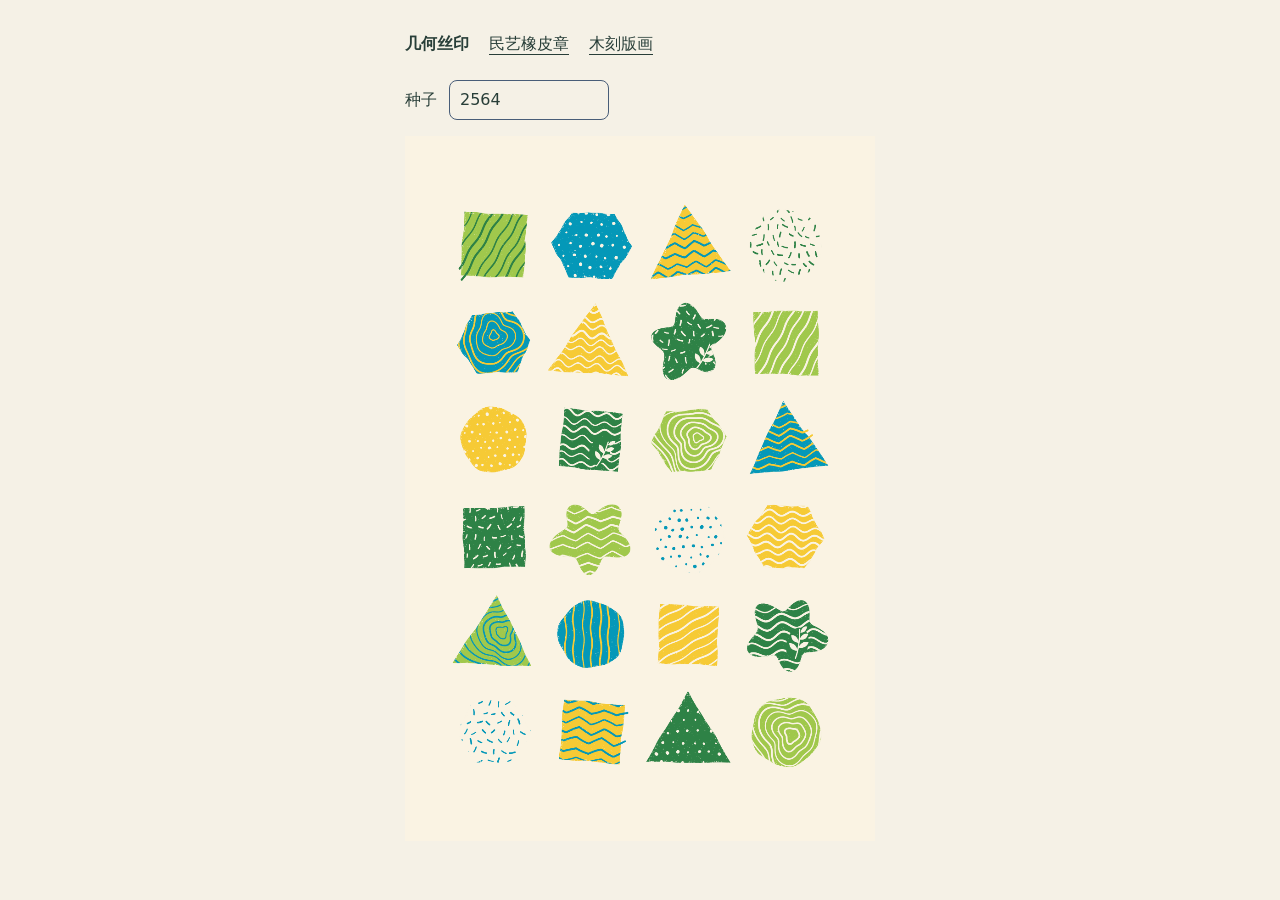
<file: index.html>
<!doctype html>
<html lang="zh-CN">
<head>
  <meta charset="utf-8">
  <meta name="viewport" content="width=device-width, initial-scale=1">
  <meta name="color-scheme" content="light dark">
  <title>Niltavi Banner</title>
  <link rel="stylesheet" href="src/preview.css">
  <script defer src="src/screenprint-series-2.js"></script>
  <script defer src="src/screenprint.js"></script>
  <script defer src="src/preview.js"></script>
</head>
<body>
<main data-generator="screenprint">
  <nav class="generator-nav" aria-label="生成器">
    <a href="index.html" aria-current="page">几何丝印</a>
    <a href="stamps.html">民艺橡皮章</a>
    <a href="woodcut.html">木刻版画</a>
  </nav>
  <div class="seed-field">
    <label for="poster-seed">种子</label>
    <input id="poster-seed" type="text" maxlength="48" autocomplete="off" spellcheck="false">
  </div>
  <canvas data-poster width="1024" height="1536" role="img" aria-label="暖白底、四列六行的手绘几何图案海报"></canvas>
  <span class="sr-only" data-status aria-live="polite"></span>
</main>
</body>
</html>
</file>
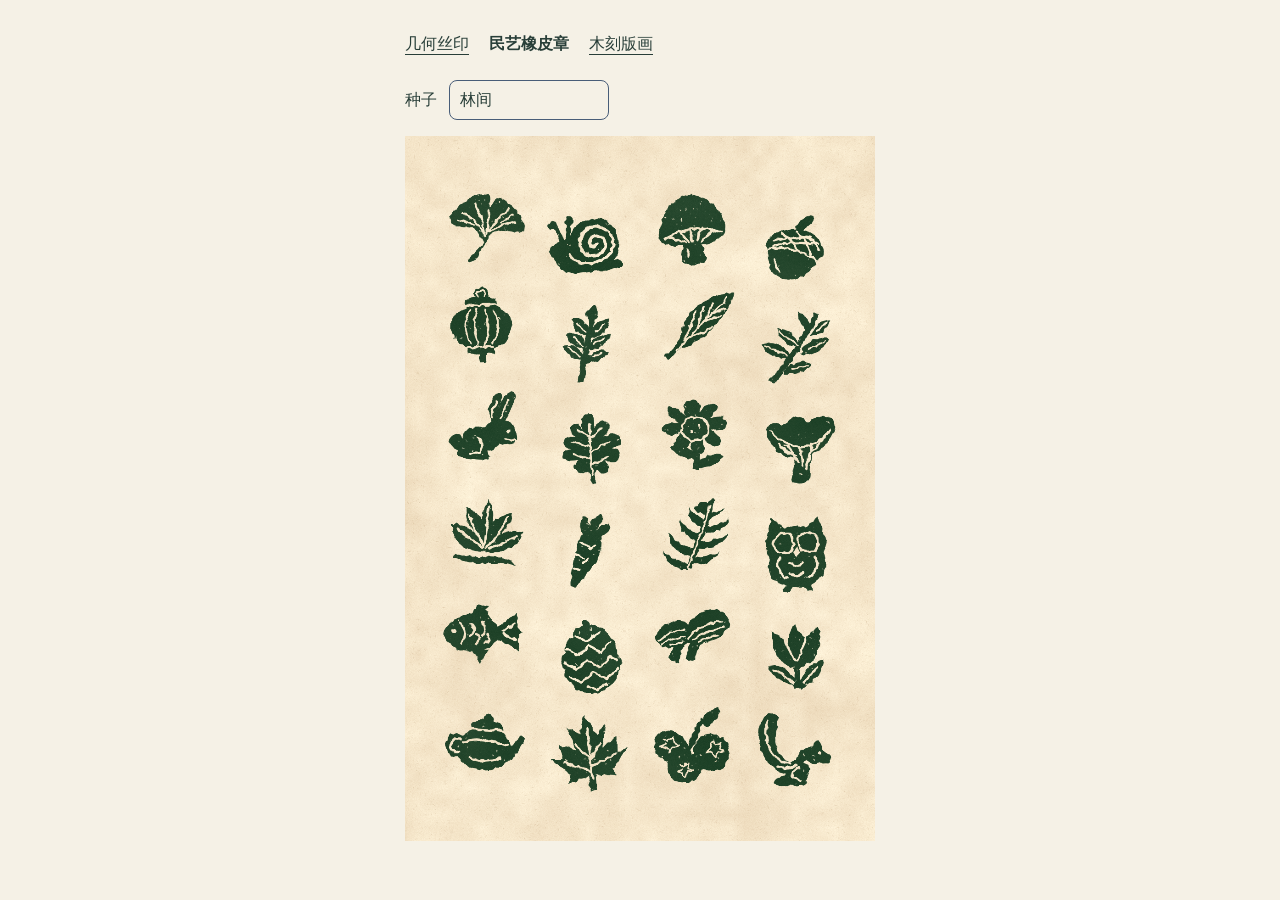
<file: stamps.html>
<!doctype html>
<html lang="zh-CN">
<head>
  <meta charset="utf-8">
  <meta name="viewport" content="width=device-width, initial-scale=1">
  <meta name="color-scheme" content="light dark">
  <title>民艺橡皮章 · Niltavi Banner</title>
  <link rel="stylesheet" href="src/preview.css">
  <script defer src="src/stamp-motifs.js"></script>
  <script defer src="src/stamp-series-2.js"></script>
  <script defer src="src/stamp.js"></script>
  <script defer src="src/preview.js"></script>
</head>
<body>
<main data-generator="stamp">
  <nav class="generator-nav" aria-label="生成器">
    <a href="index.html">几何丝印</a>
    <a href="stamps.html" aria-current="page">民艺橡皮章</a>
    <a href="woodcut.html">木刻版画</a>
  </nav>
  <div class="seed-field">
    <label for="poster-seed">种子</label>
    <input id="poster-seed" type="text" maxlength="48" autocomplete="off" spellcheck="false">
  </div>
  <canvas data-poster width="1024" height="1536" role="img" aria-label="暖米白纸上交错排成六行四列的深墨绿色手刻印章"></canvas>
  <span class="sr-only" data-status aria-live="polite"></span>
</main>
</body>
</html>
</file>
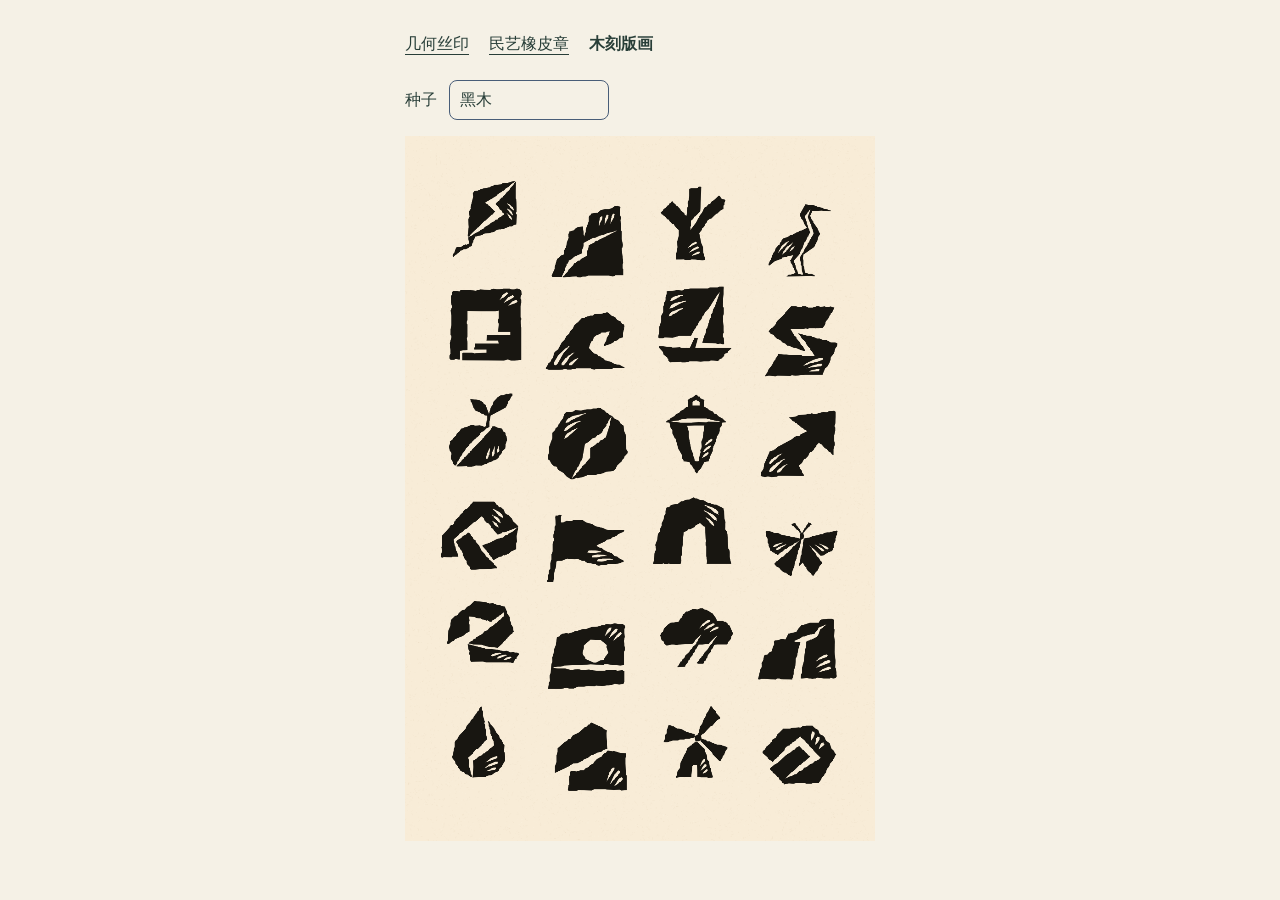
<file: woodcut.html>
<!doctype html>
<html lang="zh-CN">
<head>
  <meta charset="utf-8">
  <meta name="viewport" content="width=device-width, initial-scale=1">
  <meta name="color-scheme" content="light dark">
  <title>木刻版画 · Niltavi Banner</title>
  <link rel="stylesheet" href="src/preview.css">
  <script defer src="src/stamp-motifs.js"></script>
  <script defer src="src/stamp.js"></script>
  <script defer src="src/woodcut-motifs.js"></script>
  <script defer src="src/woodcut-series-2.js"></script>
  <script defer src="src/woodcut.js"></script>
  <script defer src="src/preview.js"></script>
</head>
<body>
<main data-generator="woodcut">
  <nav class="generator-nav" aria-label="生成器">
    <a href="index.html">几何丝印</a>
    <a href="stamps.html">民艺橡皮章</a>
    <a href="woodcut.html" aria-current="page">木刻版画</a>
  </nav>
  <div class="seed-field">
    <label for="poster-seed">种子</label>
    <input id="poster-seed" type="text" maxlength="48" autocomplete="off" spellcheck="false">
  </div>
  <canvas data-poster width="1024" height="1536" role="img" aria-label="米白纸上以六行四列排列的黑色木刻图案"></canvas>
  <span class="sr-only" data-status aria-live="polite"></span>
</main>
</body>
</html>
</file>
<file: src/preview.css>
/* Static token subset from Niltavi UI's palette.css and niltava.css. */
:root {
  --color-paper: oklch(0.958 0.015 90.2);
  --color-ink: oklch(0.343 0.030 175.6);
  --color-throat-975: oklch(0.186 0.038 266.6);
  --color-niltava-700: oklch(0.472 0.211 270.0);
  --color-niltava-300: oklch(0.812 0.094 259.9);
  --color-slate-300: oklch(0.811 0.036 254.9);
  --color-slate-700: oklch(0.472 0.051 254.9);
  --font-sans: "DM Sans", "PingFang SC", "Microsoft YaHei", system-ui, sans-serif;
  --background: light-dark(var(--color-paper), var(--color-throat-975));
  --foreground: light-dark(var(--color-ink), var(--color-paper));
  --accent: light-dark(var(--color-niltava-700), var(--color-niltava-300));
  --border: light-dark(var(--color-slate-700), var(--color-slate-300));
  color-scheme: light dark;
  background-color: var(--background);
  color: var(--foreground);
  font: 1rem/1.45 var(--font-sans);
}

body { margin: 0; }

main {
  box-sizing: border-box;
  display: grid;
  gap: 1rem;
  width: 100%;
  margin-inline: auto;
  padding: 1.5rem 1rem;
}

@media (min-width: 576px) { main { max-width: 540px; } }
@media (min-width: 768px) { main { max-width: 720px; } }
@media (min-width: 992px) { main { max-width: 960px; } }
@media (min-width: 1200px) { main { max-width: 1140px; } }
@media (min-width: 1400px) { main { max-width: 1320px; } }

.generator-nav, .seed-field, canvas { justify-self: center; width: min(100%, 470px); }

.generator-nav { display: flex; flex-wrap: wrap; gap: 0.375rem 1.25rem; }
.generator-nav a {
  display: inline-flex;
  align-items: center;
  min-height: 2.5rem;
  color: inherit;
  text-decoration: underline;
  text-underline-offset: 0.3em;
}
.generator-nav [aria-current="page"] { font-weight: 600; text-decoration: none; }

.seed-field { display: flex; align-items: center; gap: 0.75rem; }

.seed-field input {
  box-sizing: border-box;
  width: 10rem;
  min-width: 0;
  min-height: 2.5rem;
  padding: 0 0.625rem;
  border: 1px solid var(--border);
  border-radius: 0.5rem;
  background: var(--background);
  color: inherit;
  font: inherit;
  font-variant-numeric: tabular-nums;
}

.generator-nav a:focus-visible, .seed-field input:focus-visible { outline: 2px solid var(--accent); outline-offset: 2px; }
canvas { display: block; height: auto; }
.sr-only { position: absolute; width: 1px; height: 1px; overflow: hidden; clip-path: inset(50%); }
</file>
